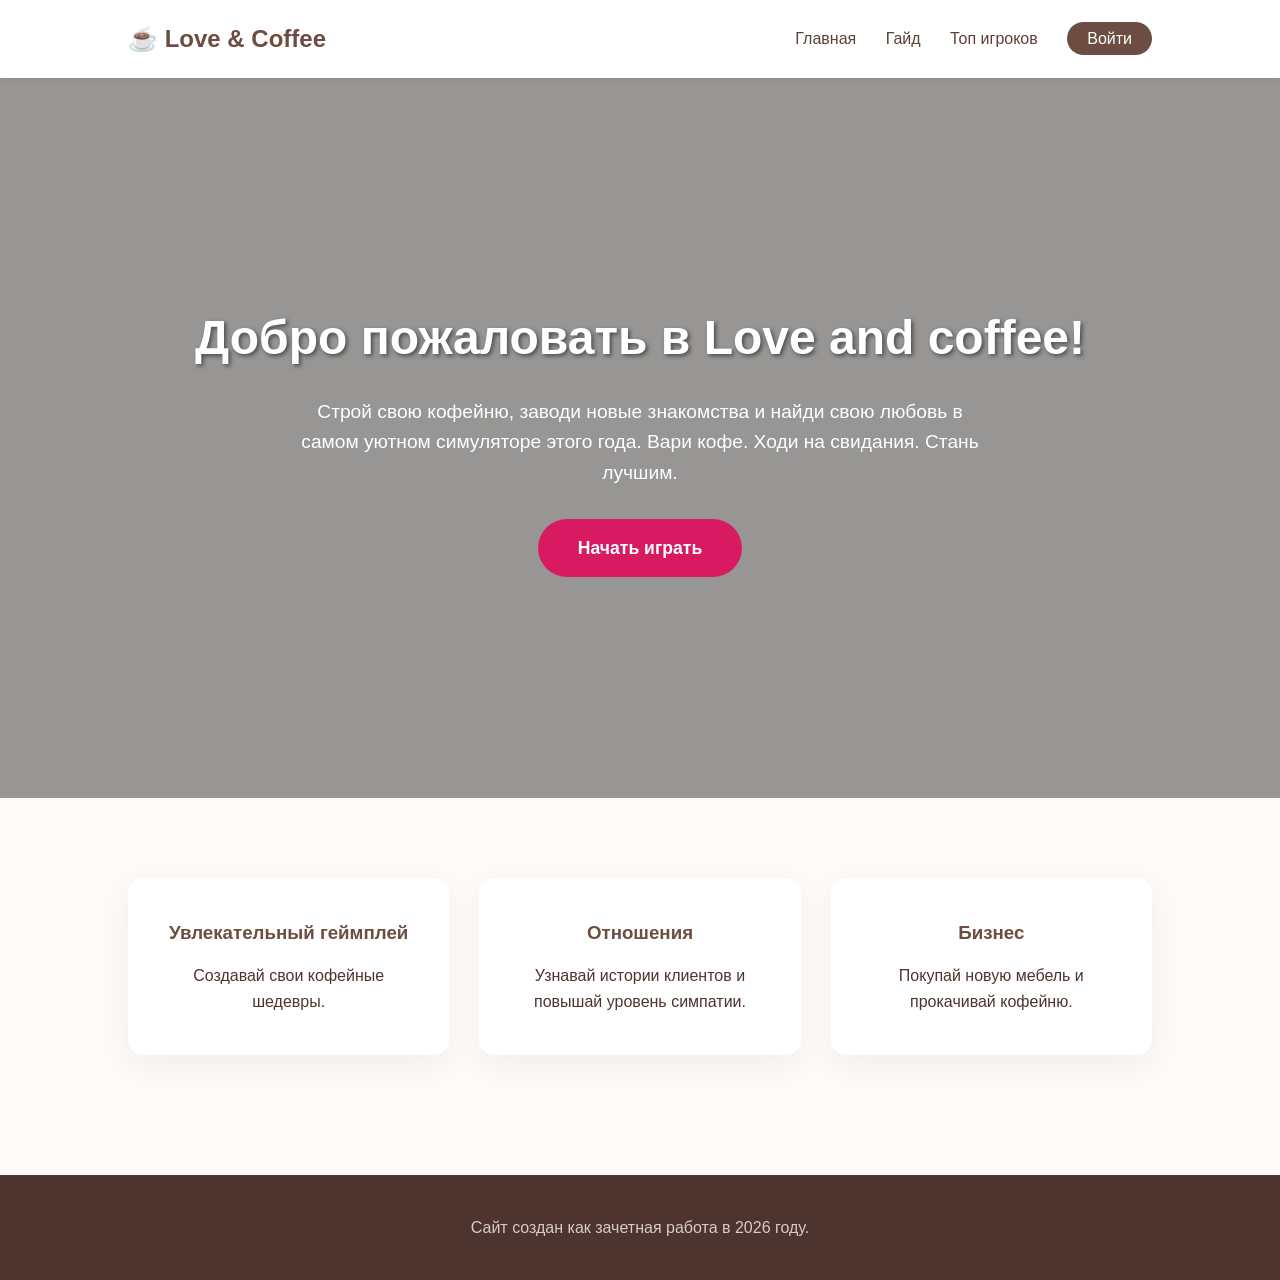
<file: index.html>
<html lang="ru"><head>
    <meta charset="UTF-8">
    <title>Love and Coffee</title>
    <link rel="stylesheet" href="style.css">
</head>
<body>
    <header class="header">
        <div class="logo">
            ☕ Love &amp; Coffee
        </div>
        <nav class="menu">
            <a href="index.html">Главная</a>
            <a href="guide.html">Гайд</a>
            <a href="stats.html">Топ игроков</a>
            <a href="login.html" class="login-btn">Войти</a>
        </nav>
    </header>

    <main class="hero">
        <div class="hero-content">
            <h1>Добро пожаловать в Love and coffee!</h1>
            <p>Строй свою кофейню, заводи новые знакомства и найди свою любовь в самом уютном симуляторе этого года. Вари кофе. Ходи на свидания. Стань лучшим.</p>
            <a href="login.html" class="btn-main">Начать играть</a>
        </div>
    </main>

    <section class="features">
        <div class="feature-card">
            <h3>Увлекательный геймплей</h3>
            <p>Создавай свои кофейные шедевры.</p>
        </div>
        <div class="feature-card">
            <h3>Отношения</h3>
            <p>Узнавай истории клиентов и повышай уровень симпатии.</p>
        </div>
        <div class="feature-card">
            <h3>Бизнес</h3>
            <p>Покупай новую мебель и прокачивай кофейню.</p>
        </div>
    </section>

    <footer class="footer">
        <p>Сайт создан как зачетная работа в 2026 году.</p>
    </footer>

</body></html>
</file>
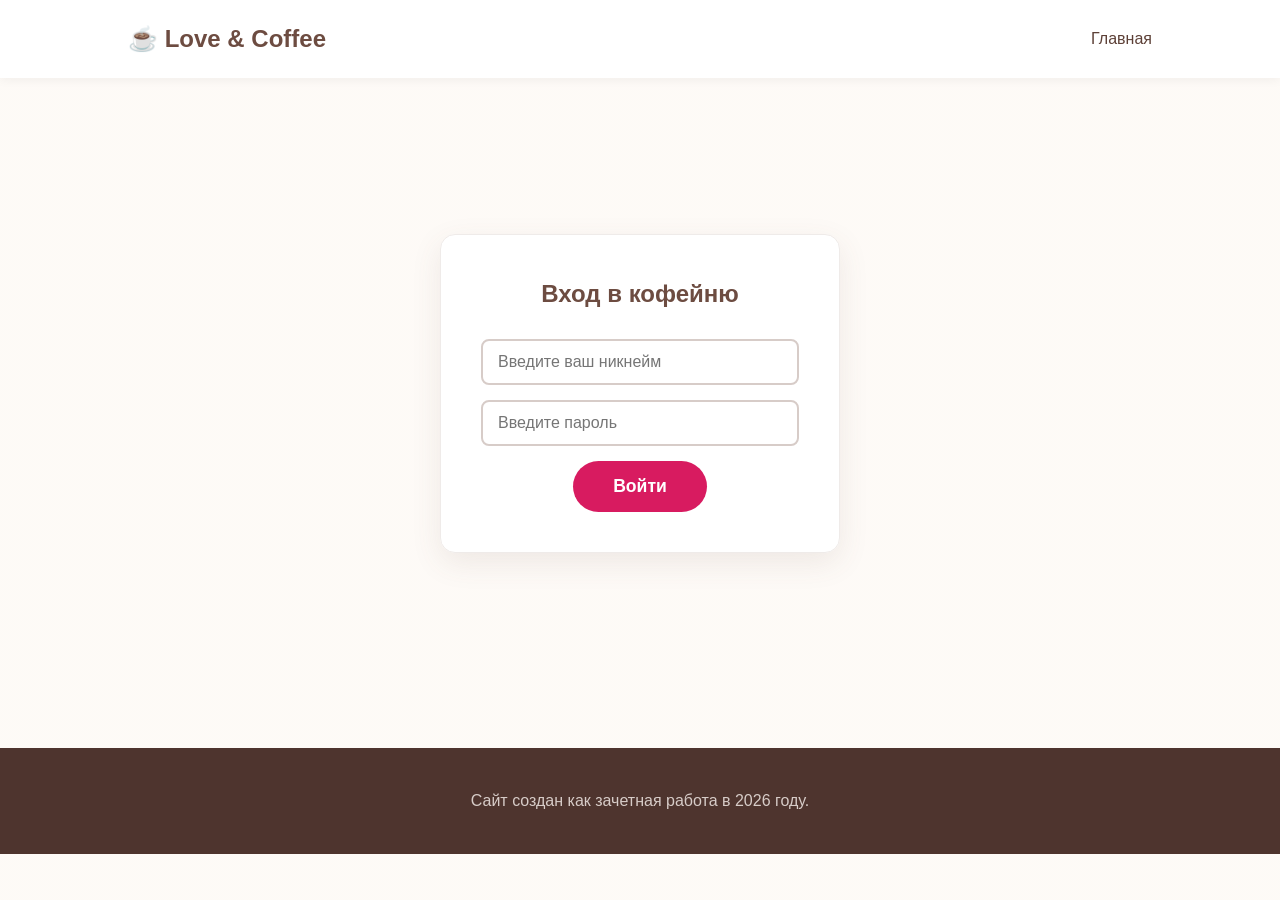
<file: login.html>
<html lang="ru">
    <head>
    <meta charset="UTF-8">
    <title>Вход - Love and Coffee</title>
    <link rel="stylesheet" href="style.css">
    </head>

<body class="coffee-bg"> 

<body>
    
    <header class="header">
    <div class="logo">☕ Love & Coffee</div>
    <nav class="menu">
        <a href="index.html">Главная</a>
    </nav>
</header>

<main class="login-section">
    <div class="login-container" id="login-box">
        <h2>Вход в кофейню</h2>
        <input type="text" id="username" placeholder="Введите ваш никнейм">
        <input type="password" id="password" placeholder="Введите пароль">
        <button class="btn-main" onclick="loginUser()">Войти</button>
    </div>

    <div class="login-container" id="welcome-box" style="display: none;">
        <h2 id="welcome-text"></h2>
        <p>Твоя кофейня ждет!</p>
        <button class="btn-main" onclick="logoutUser()">Выйти</button>
    </div>
</main>

<footer class="footer">
    <p>Сайт создан как зачетная работа в 2026 году.</p>
</footer>

<script src="script.js"></script>
    </body>
</html>
</file>
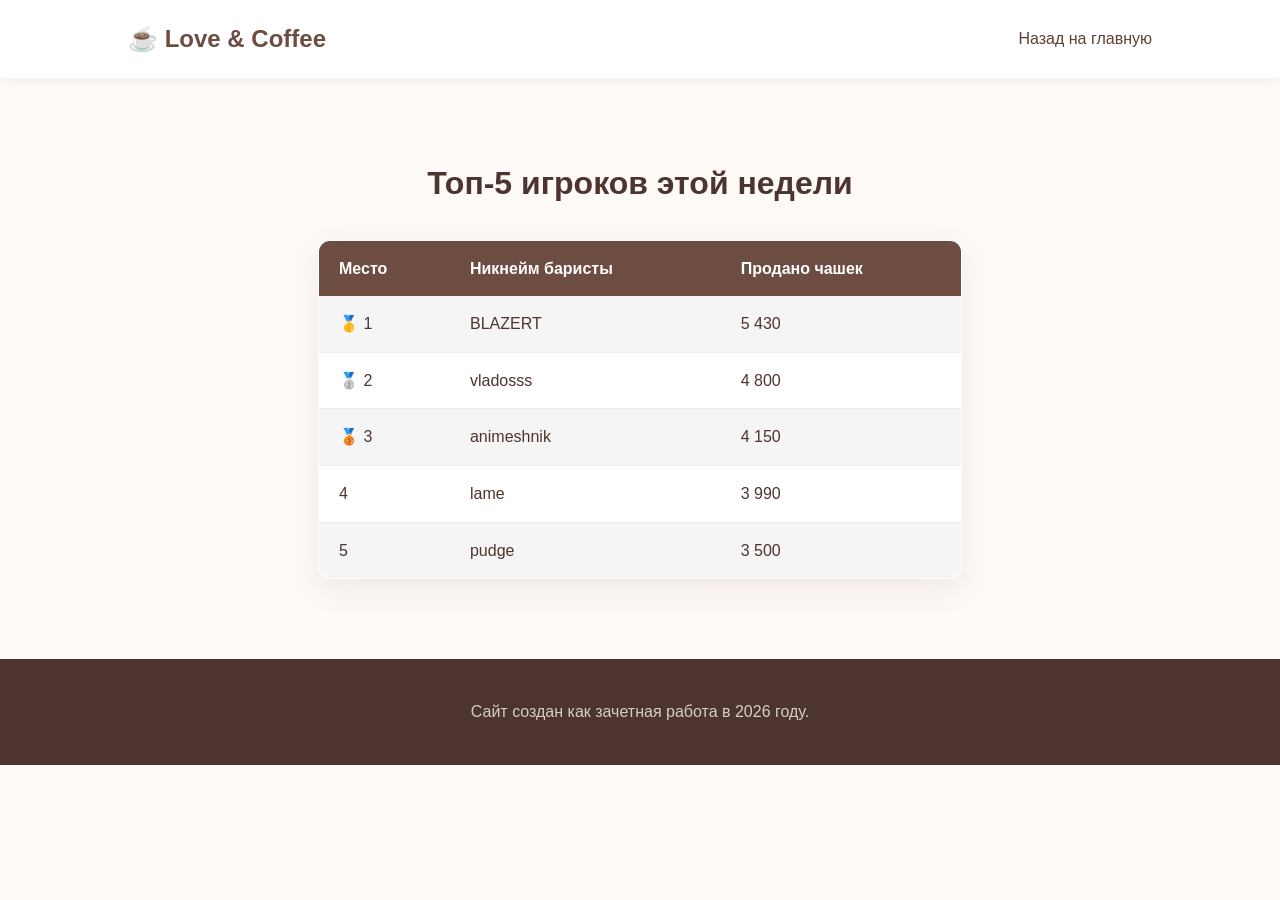
<file: stats.html>
<!DOCTYPE html>
<html lang="ru">
<head>
    <meta charset="UTF-8">
    <title>Топ кофеен - Love and Coffee</title>
    <link rel="stylesheet" href="style.css">
</head>

<body class="coffee-bg"> 

<body>

<header class="header">
    <div class="logo">☕ Love & Coffee</div>
    <nav class="menu">
        <a href="index.html">Назад на главную</a>
    </nav>
</header>

<main>
    <section class="stats-section">
        <h2 class="page-title">Топ-5 игроков этой недели</h2>
        <table>
            <tr>
                <th>Место</th>
                <th>Никнейм баристы</th>
                <th>Продано чашек</th>
            </tr>
            <tr>
                <td>🥇 1</td>
                <td>BLAZERT</td>
                <td>5 430</td>
            </tr>
            <tr>
                <td>🥈 2</td>
                <td>vladosss</td>
                <td>4 800</td>
            </tr>
            <tr>
                <td>🥉 3</td>
                <td>animeshnik</td>
                <td>4 150</td>
            </tr>
            <tr>
                <td>4</td>
                <td>lame</td>
                <td>3 990</td>
            </tr>
            <tr>
                <td>5</td>
                <td>pudge</td>
                <td>3 500</td>
            </tr>
        </table>
    </section>
</main>

<footer class="footer">
    <p>Сайт создан как зачетная работа в 2026 году.</p>
</footer>
</file>
<file: style.css>
/* Основные настройки шрифтов и сброс отступов */
* {
    margin: 0;
    padding: 0;
    box-sizing: border-box;
    font-family: 'Segoe UI', Tahoma, Geneva, Verdana, sans-serif;
}

body {
    background-color: #fdfaf7; /* Светло-бежевый фон */
    color: #4e342e; /* Темно-коричневый текст */
    line-height: 1.6;
}

/* Шапка сайта */
.header {
    display: flex;
    justify-content: space-between;
    align-items: center;
    padding: 20px 10%;
    background-color: #fff;
    box-shadow: 0 2px 10px rgba(0,0,0,0.05);
    position: sticky;
    top: 0;
    z-index: 1000;
}

.logo {
    font-size: 24px;
    font-weight: bold;
    color: #6d4c41;
}

.menu a {
    text-decoration: none;
    color: #5d4037;
    margin-left: 25px;
    font-weight: 500;
    transition: color 0.3s;
}

.menu a:hover {
    color: #d81b60; /* Розовый акцент при наведении */
}

.login-btn {
    background-color: #6d4c41;
    color: white !important;
    padding: 8px 20px;
    border-radius: 20px;
}

.login-btn:hover {
    background-color: #5d4037;
}

/* Главный блок (Hero) */
.hero {
    height: 80vh;
    background: linear-gradient(rgba(0, 0, 0, 0.4), rgba(0, 0, 0, 0.4)), 
                url('https://images.unsplash.com/photo-1509042239860-f550ce710b93?ixlib=rb-1.2.1&auto=format&fit=crop&w=1350&q=80');
    background-size: cover;
    background-position: center;
    display: flex;
    align-items: center;
    justify-content: center;
    text-align: center;
    color: white;
    padding: 0 20px;
}

.hero-content h1 {
    font-size: 3rem;
    margin-bottom: 20px;
    text-shadow: 2px 2px 4px rgba(0,0,0,0.5);
}

.hero-content p {
    font-size: 1.2rem;
    max-width: 700px;
    margin: 0 auto 30px;
}

.btn-main {
    display: inline-block;
    background-color: #d81b60; /* Цвет "любви" */
    color: white;
    padding: 15px 40px;
    text-decoration: none;
    border-radius: 30px;
    font-size: 1.1rem;
    font-weight: bold;
    transition: transform 0.2s, background-color 0.3s;
}

.btn-main:hover {
    background-color: #ad1457;
    transform: scale(1.05);
}

/* Особенности (Features) */
.features {
    display: flex;
    justify-content: center;
    gap: 30px;
    padding: 80px 10%;
    flex-wrap: wrap;
}

.feature-card {
    background: white;
    padding: 40px 30px;
    border-radius: 15px;
    text-align: center;
    flex: 1;
    min-width: 250px;
    box-shadow: 0 10px 30px rgba(0,0,0,0.05);
    transition: transform 0.3s;
}

.feature-card:hover {
    transform: translateY(-10px);
}

.feature-card h3 {
    margin-bottom: 15px;
    color: #6d4c41;
}

/* Подвал (Footer) */
.footer {
    text-align: center;
    padding: 40px;
    background-color: #4e342e;
    color: #d7ccc8;
}

/* Адаптивность для мобильных устройств */
@media (max-width: 768px) {
    .header {
        flex-direction: column;
        gap: 15px;
    }
    .menu a {
        margin: 0 10px;
        font-size: 14px;
    }
    .hero-content h1 {
        font-size: 2rem;
    }
    
}
/* Единообразие кнопок */
.btn-main {
    border: none;
    cursor: pointer;
}

/* --- СТРАНИЦА ВХОДА --- */
.login-section {
    display: flex;
    justify-content: center;
    align-items: center;
    min-height: 70vh;
    padding: 40px 20px;
}

.login-container {
    background: white;
    padding: 40px;
    border-radius: 15px;
    box-shadow: 0 10px 30px rgba(0,0,0,0.08);
    width: 100%;
    max-width: 400px;
    text-align: center;
}

.login-container h2 {
    margin-bottom: 25px;
    color: #6d4c41;
}

.login-container input {
    width: 100%;
    padding: 12px 15px;
    margin-bottom: 15px;
    border: 2px solid #d7ccc8;
    border-radius: 8px;
    font-size: 1rem;
    outline: none;
    transition: border-color 0.3s;
}

.login-container input:focus {
    border-color: #d81b60;
}

/* --- СТРАНИЦА ТОПА --- */
.stats-section {
    padding: 40px 10%;
    max-width: 900px;
    margin: 0 auto;
}

.page-title {
    text-align: center;
    margin: 40px 0 30px;
    font-size: 2rem;
    color: #4e342e;
}

table {
    width: 100%;
    border-collapse: collapse;
    background: white;
    border-radius: 12px;
    overflow: hidden;
    box-shadow: 0 5px 20px rgba(0,0,0,0.05);
}

th, td {
    padding: 15px 20px;
    text-align: left;
}

th {
    background-color: #6d4c41;
    color: white;
    font-weight: 600;
}

tr:nth-child(even) {
    background-color: #f5f5f5;
}

tr:hover {
    background-color: #fbe9e7;
}

td {
    border-bottom: 1px solid #efebe9;
}

/* Отступ перед подвалом, если контента мало */
.footer {
    margin-top: 40px;
}
/* Фон с зернами */
.coffee-bg {
    background-color: #fdfaf7; /* Основной кремовый цвет */
    
    /* Накладываем полупрозрачный слой ПОВЕРХ картинки, чтобы сделать её очень нежной */
    background-image: 
        linear-gradient(rgba(253, 250, 247, 0.8), rgba(253, 250, 247, 0.8)), 
        url('https://static.vecteezy.com/system/resources/previews/006/034/962/non_2x/hand-drawn-background-with-coffee-beans-free-vector.jpg');
    
    background-size: 350px; /* Размер одного сегмента с зернами */
    background-repeat: repeat; /* Картинка будет повторяться, заполняя всё пространство */
    background-attachment: fixed; /* Фон останется на месте при прокрутке */
}

/* Сделаем блоки таблицы и входа чуть более выразительными на таком фоне */
.login-container, table {
    background: rgba(255, 255, 255, 0.98) !important;
    border: 1px solid #efebe9;
    box-shadow: 0 10px 30px rgba(109, 76, 65, 0.1) !important;
}
</file>
